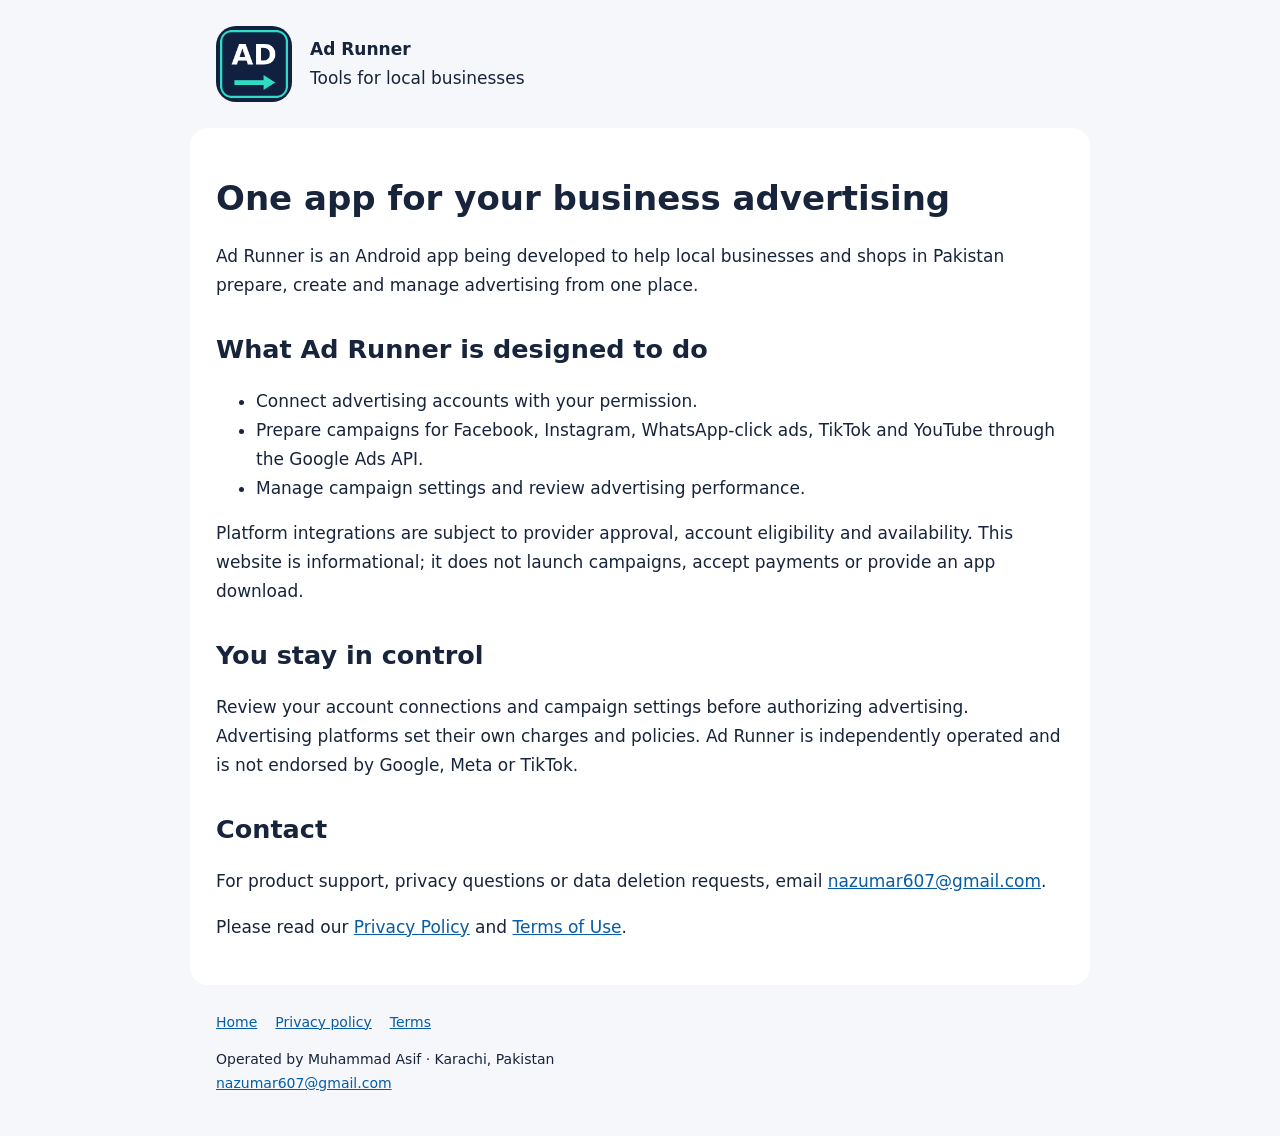
<file: index.html>
<!doctype html><html lang="en"><head><meta charset="utf-8"><meta name="viewport" content="width=device-width,initial-scale=1"><meta name="description" content="Ad Runner — advertising tools for local businesses in Pakistan."><title>Home | Ad Runner</title><link rel="stylesheet" href="style.css"></head><body><header><img src="logo.png" alt="Ad Runner logo" width="120" height="120"><div><strong>Ad Runner</strong><br>Tools for local businesses</div></header><main><h1>One app for your business advertising</h1><p>Ad Runner is an Android app being developed to help local businesses and shops in Pakistan prepare, create and manage advertising from one place.</p><h2>What Ad Runner is designed to do</h2><ul><li>Connect advertising accounts with your permission.</li><li>Prepare campaigns for Facebook, Instagram, WhatsApp-click ads, TikTok and YouTube through the Google Ads API.</li><li>Manage campaign settings and review advertising performance.</li></ul><p>Platform integrations are subject to provider approval, account eligibility and availability. This website is informational; it does not launch campaigns, accept payments or provide an app download.</p><h2>You stay in control</h2><p>Review your account connections and campaign settings before authorizing advertising. Advertising platforms set their own charges and policies. Ad Runner is independently operated and is not endorsed by Google, Meta or TikTok.</p><h2>Contact</h2><p>For product support, privacy questions or data deletion requests, email <a href="mailto:nazumar607@gmail.com">nazumar607@gmail.com</a>.</p><p>Please read our <a href="privacy.html">Privacy Policy</a> and <a href="terms.html">Terms of Use</a>.</p></main><footer><nav><a href="index.html">Home</a><a href="privacy.html">Privacy policy</a><a href="terms.html">Terms</a></nav><p>Operated by Muhammad Asif · Karachi, Pakistan<br><a href="mailto:nazumar607@gmail.com">nazumar607@gmail.com</a></p></footer></body></html>
</file>
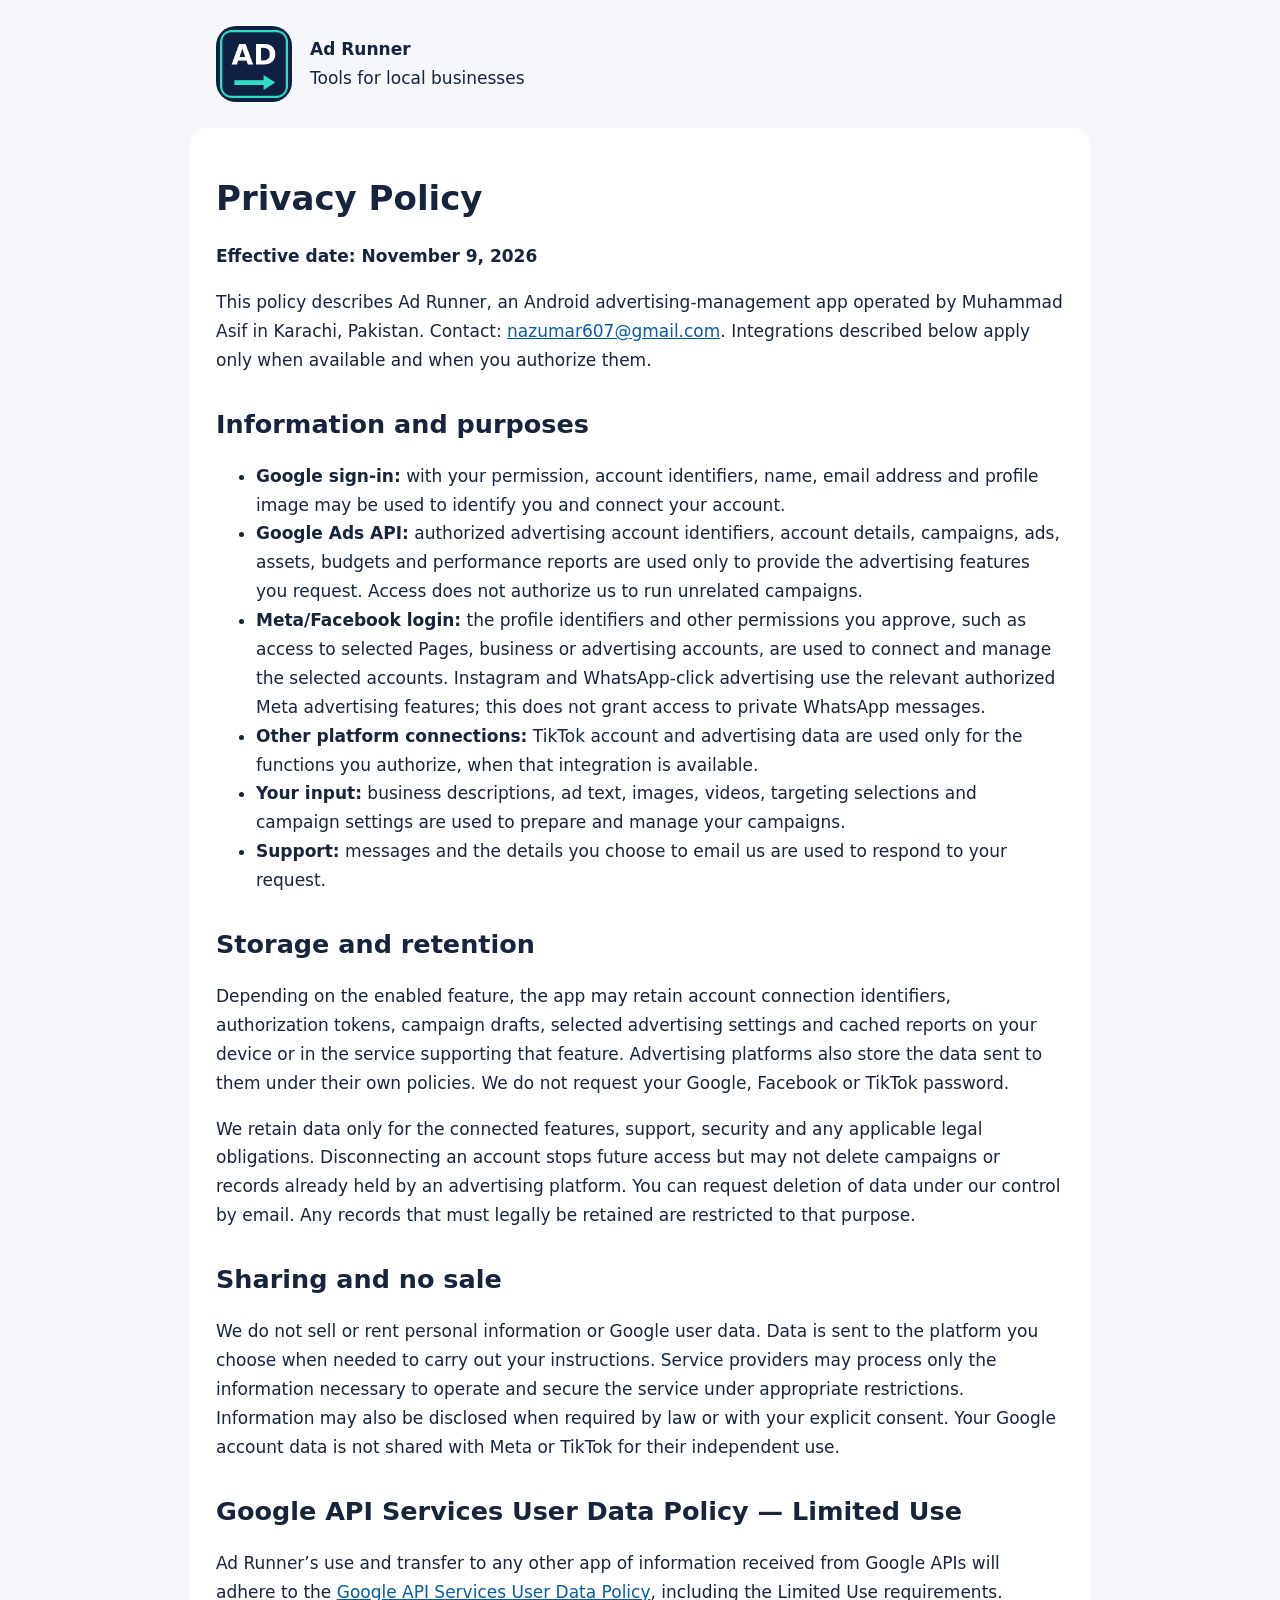
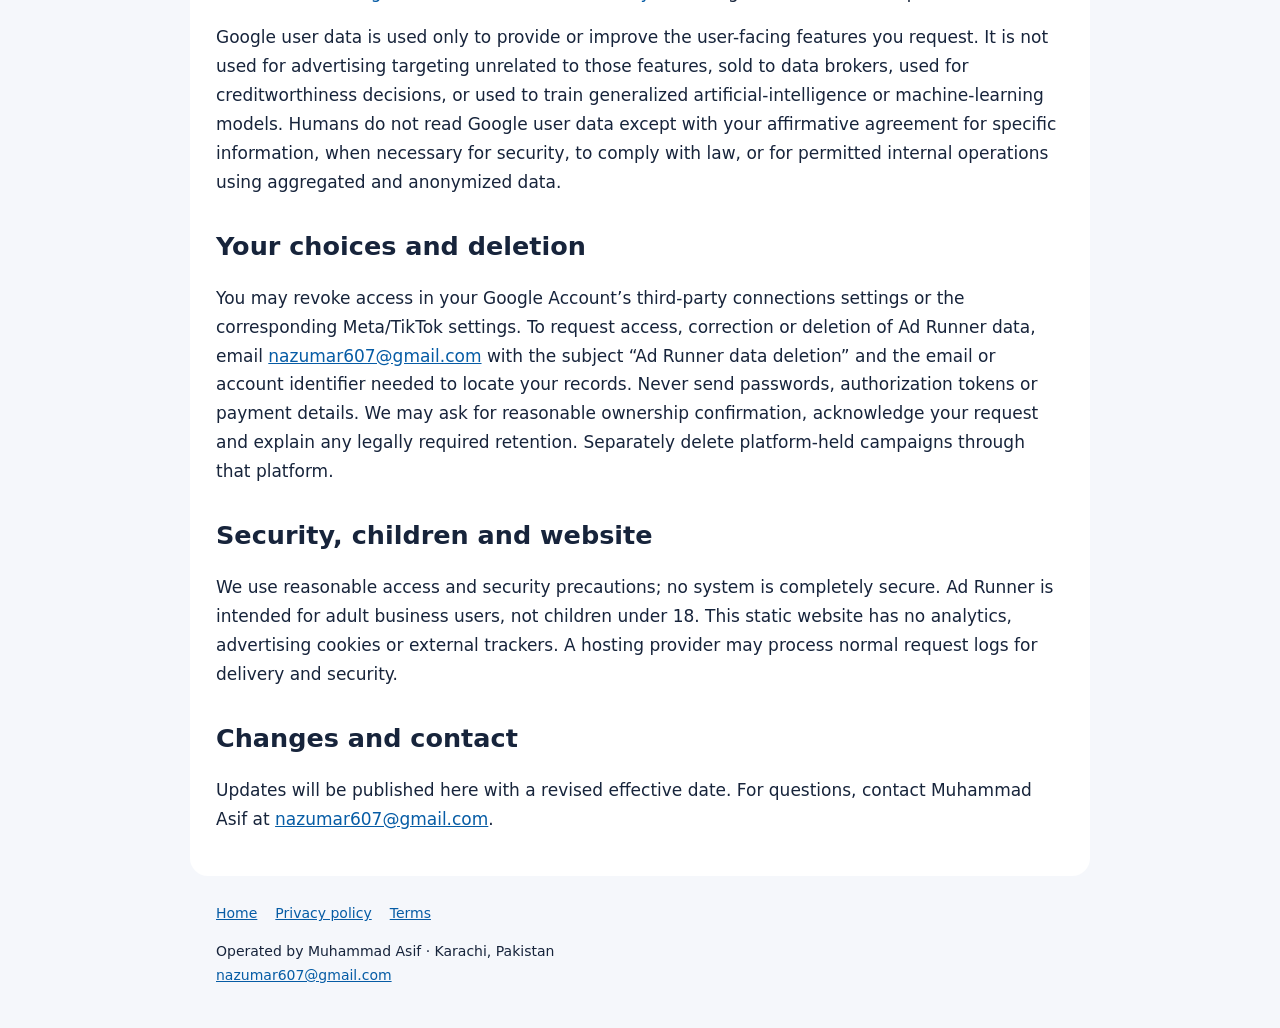
<file: privacy.html>
<!doctype html><html lang="en"><head><meta charset="utf-8"><meta name="viewport" content="width=device-width,initial-scale=1"><meta name="description" content="Ad Runner — advertising tools for local businesses in Pakistan."><title>Privacy Policy | Ad Runner</title><link rel="stylesheet" href="style.css"></head><body><header><img src="logo.png" alt="Ad Runner logo" width="120" height="120"><div><strong>Ad Runner</strong><br>Tools for local businesses</div></header><main><h1>Privacy Policy</h1><p><strong>Effective date: November 9, 2026</strong></p><p>This policy describes Ad Runner, an Android advertising-management app operated by Muhammad Asif in Karachi, Pakistan. Contact: <a href="mailto:nazumar607@gmail.com">nazumar607@gmail.com</a>. Integrations described below apply only when available and when you authorize them.</p><h2>Information and purposes</h2><ul><li><strong>Google sign-in:</strong> with your permission, account identifiers, name, email address and profile image may be used to identify you and connect your account.</li><li><strong>Google Ads API:</strong> authorized advertising account identifiers, account details, campaigns, ads, assets, budgets and performance reports are used only to provide the advertising features you request. Access does not authorize us to run unrelated campaigns.</li><li><strong>Meta/Facebook login:</strong> the profile identifiers and other permissions you approve, such as access to selected Pages, business or advertising accounts, are used to connect and manage the selected accounts. Instagram and WhatsApp-click advertising use the relevant authorized Meta advertising features; this does not grant access to private WhatsApp messages.</li><li><strong>Other platform connections:</strong> TikTok account and advertising data are used only for the functions you authorize, when that integration is available.</li><li><strong>Your input:</strong> business descriptions, ad text, images, videos, targeting selections and campaign settings are used to prepare and manage your campaigns.</li><li><strong>Support:</strong> messages and the details you choose to email us are used to respond to your request.</li></ul><h2>Storage and retention</h2><p>Depending on the enabled feature, the app may retain account connection identifiers, authorization tokens, campaign drafts, selected advertising settings and cached reports on your device or in the service supporting that feature. Advertising platforms also store the data sent to them under their own policies. We do not request your Google, Facebook or TikTok password.</p><p>We retain data only for the connected features, support, security and any applicable legal obligations. Disconnecting an account stops future access but may not delete campaigns or records already held by an advertising platform. You can request deletion of data under our control by email. Any records that must legally be retained are restricted to that purpose.</p><h2>Sharing and no sale</h2><p>We do not sell or rent personal information or Google user data. Data is sent to the platform you choose when needed to carry out your instructions. Service providers may process only the information necessary to operate and secure the service under appropriate restrictions. Information may also be disclosed when required by law or with your explicit consent. Your Google account data is not shared with Meta or TikTok for their independent use.</p><h2>Google API Services User Data Policy — Limited Use</h2><p>Ad Runner’s use and transfer to any other app of information received from Google APIs will adhere to the <a href="https://developers.google.com/terms/api-services-user-data-policy">Google API Services User Data Policy</a>, including the Limited Use requirements.</p><p>Google user data is used only to provide or improve the user-facing features you request. It is not used for advertising targeting unrelated to those features, sold to data brokers, used for creditworthiness decisions, or used to train generalized artificial-intelligence or machine-learning models. Humans do not read Google user data except with your affirmative agreement for specific information, when necessary for security, to comply with law, or for permitted internal operations using aggregated and anonymized data.</p><h2>Your choices and deletion</h2><p>You may revoke access in your Google Account’s third-party connections settings or the corresponding Meta/TikTok settings. To request access, correction or deletion of Ad Runner data, email <a href="mailto:nazumar607@gmail.com">nazumar607@gmail.com</a> with the subject “Ad Runner data deletion” and the email or account identifier needed to locate your records. Never send passwords, authorization tokens or payment details. We may ask for reasonable ownership confirmation, acknowledge your request and explain any legally required retention. Separately delete platform-held campaigns through that platform.</p><h2>Security, children and website</h2><p>We use reasonable access and security precautions; no system is completely secure. Ad Runner is intended for adult business users, not children under 18. This static website has no analytics, advertising cookies or external trackers. A hosting provider may process normal request logs for delivery and security.</p><h2>Changes and contact</h2><p>Updates will be published here with a revised effective date. For questions, contact Muhammad Asif at <a href="mailto:nazumar607@gmail.com">nazumar607@gmail.com</a>.</p></main><footer><nav><a href="index.html">Home</a><a href="privacy.html">Privacy policy</a><a href="terms.html">Terms</a></nav><p>Operated by Muhammad Asif · Karachi, Pakistan<br><a href="mailto:nazumar607@gmail.com">nazumar607@gmail.com</a></p></footer></body></html>
</file>
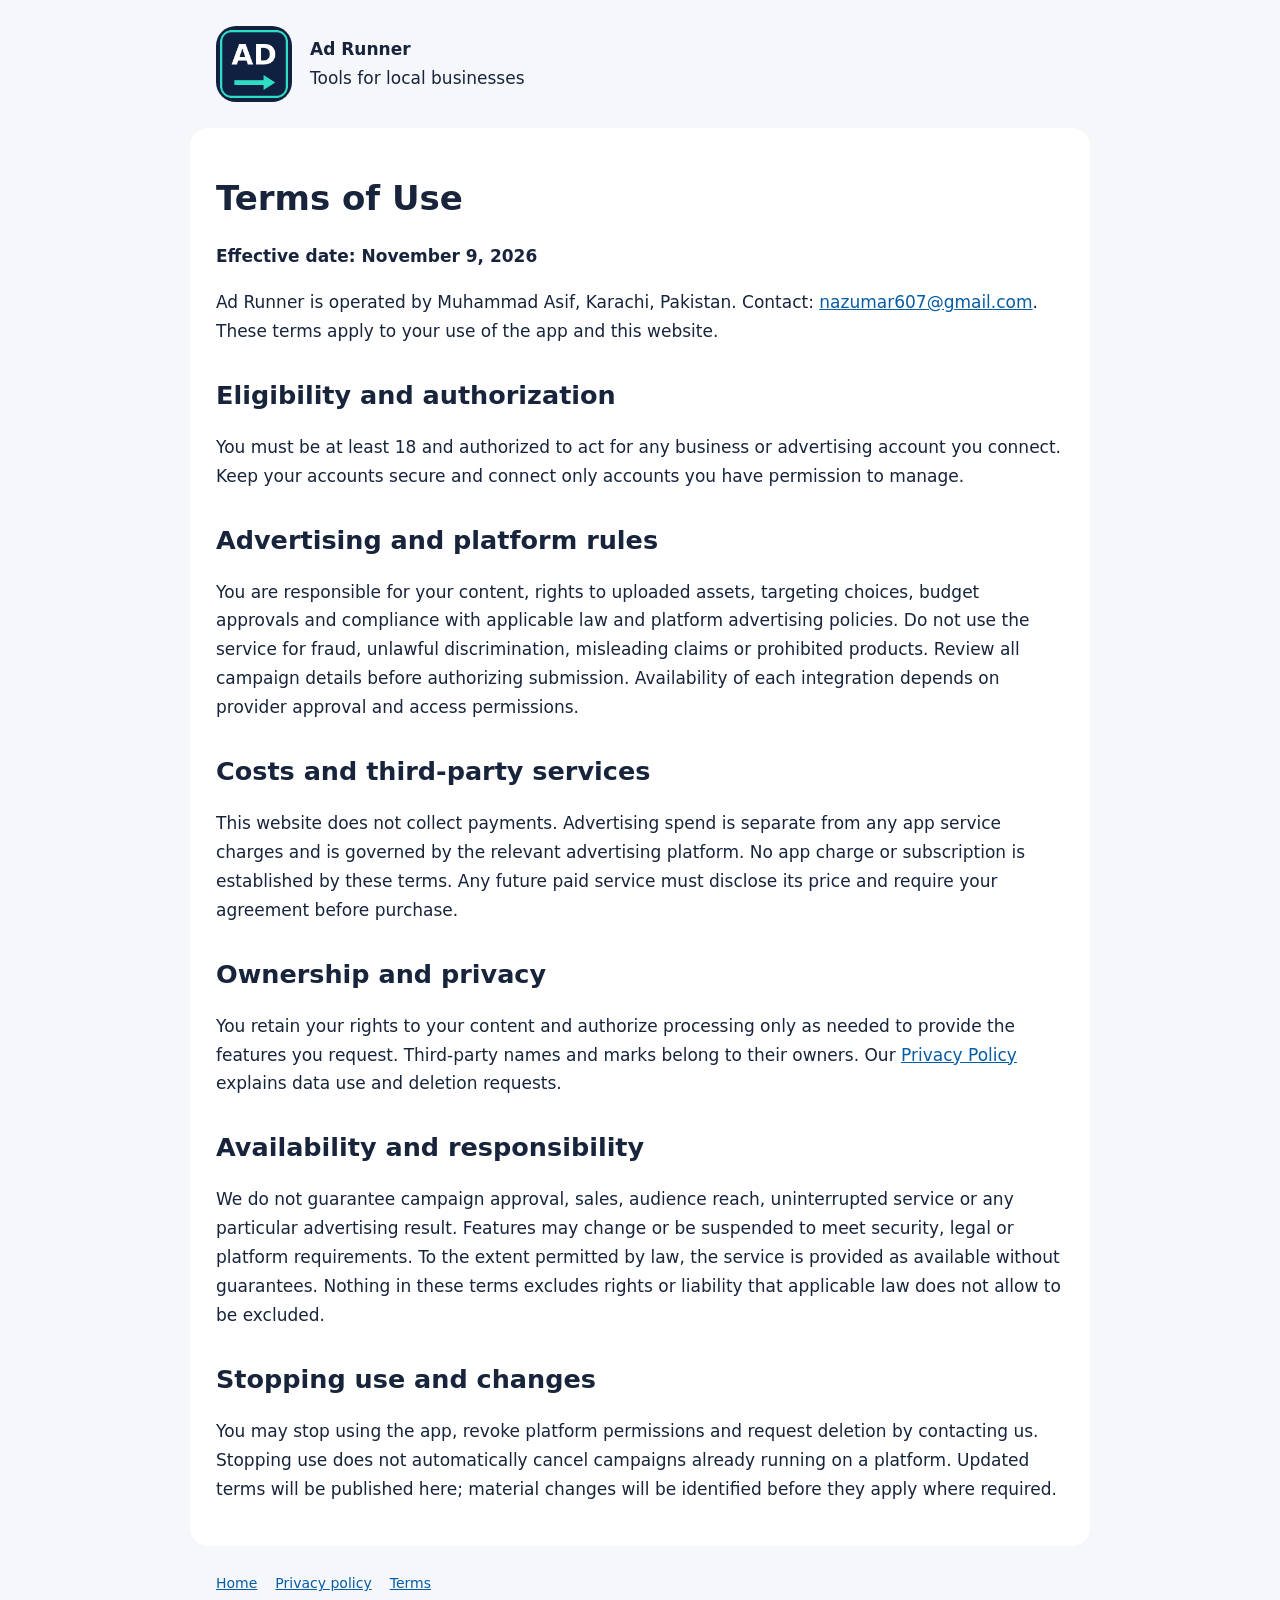
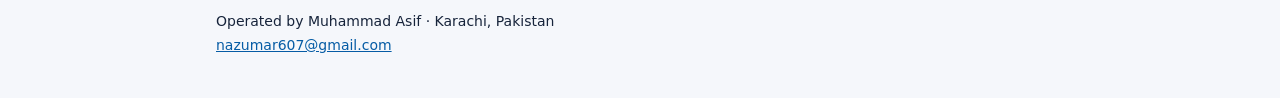
<file: terms.html>
<!doctype html><html lang="en"><head><meta charset="utf-8"><meta name="viewport" content="width=device-width,initial-scale=1"><meta name="description" content="Ad Runner — advertising tools for local businesses in Pakistan."><title>Terms of Use | Ad Runner</title><link rel="stylesheet" href="style.css"></head><body><header><img src="logo.png" alt="Ad Runner logo" width="120" height="120"><div><strong>Ad Runner</strong><br>Tools for local businesses</div></header><main><h1>Terms of Use</h1><p><strong>Effective date: November 9, 2026</strong></p><p>Ad Runner is operated by Muhammad Asif, Karachi, Pakistan. Contact: <a href="mailto:nazumar607@gmail.com">nazumar607@gmail.com</a>. These terms apply to your use of the app and this website.</p><h2>Eligibility and authorization</h2><p>You must be at least 18 and authorized to act for any business or advertising account you connect. Keep your accounts secure and connect only accounts you have permission to manage.</p><h2>Advertising and platform rules</h2><p>You are responsible for your content, rights to uploaded assets, targeting choices, budget approvals and compliance with applicable law and platform advertising policies. Do not use the service for fraud, unlawful discrimination, misleading claims or prohibited products. Review all campaign details before authorizing submission. Availability of each integration depends on provider approval and access permissions.</p><h2>Costs and third-party services</h2><p>This website does not collect payments. Advertising spend is separate from any app service charges and is governed by the relevant advertising platform. No app charge or subscription is established by these terms. Any future paid service must disclose its price and require your agreement before purchase.</p><h2>Ownership and privacy</h2><p>You retain your rights to your content and authorize processing only as needed to provide the features you request. Third-party names and marks belong to their owners. Our <a href="privacy.html">Privacy Policy</a> explains data use and deletion requests.</p><h2>Availability and responsibility</h2><p>We do not guarantee campaign approval, sales, audience reach, uninterrupted service or any particular advertising result. Features may change or be suspended to meet security, legal or platform requirements. To the extent permitted by law, the service is provided as available without guarantees. Nothing in these terms excludes rights or liability that applicable law does not allow to be excluded.</p><h2>Stopping use and changes</h2><p>You may stop using the app, revoke platform permissions and request deletion by contacting us. Stopping use does not automatically cancel campaigns already running on a platform. Updated terms will be published here; material changes will be identified before they apply where required.</p></main><footer><nav><a href="index.html">Home</a><a href="privacy.html">Privacy policy</a><a href="terms.html">Terms</a></nav><p>Operated by Muhammad Asif · Karachi, Pakistan<br><a href="mailto:nazumar607@gmail.com">nazumar607@gmail.com</a></p></footer></body></html>
</file>
<file: style.css>
*{box-sizing:border-box}body{margin:0;background:#f5f7fb;color:#17243b;font:17px/1.7 system-ui,sans-serif}header,main,footer{max-width:900px;margin:auto;padding:26px}header{display:flex;align-items:center;gap:18px}header img{border-radius:20px;width:76px;height:76px}main{background:white;border-radius:18px}h1,h2{line-height:1.25}h2{margin-top:34px}a{color:#065ca5}nav a{margin-right:18px}footer{font-size:14px}p,li{overflow-wrap:anywhere}@media(max-width:600px){main{margin:0 12px;padding:22px}header,footer{padding:22px}}
</file>
